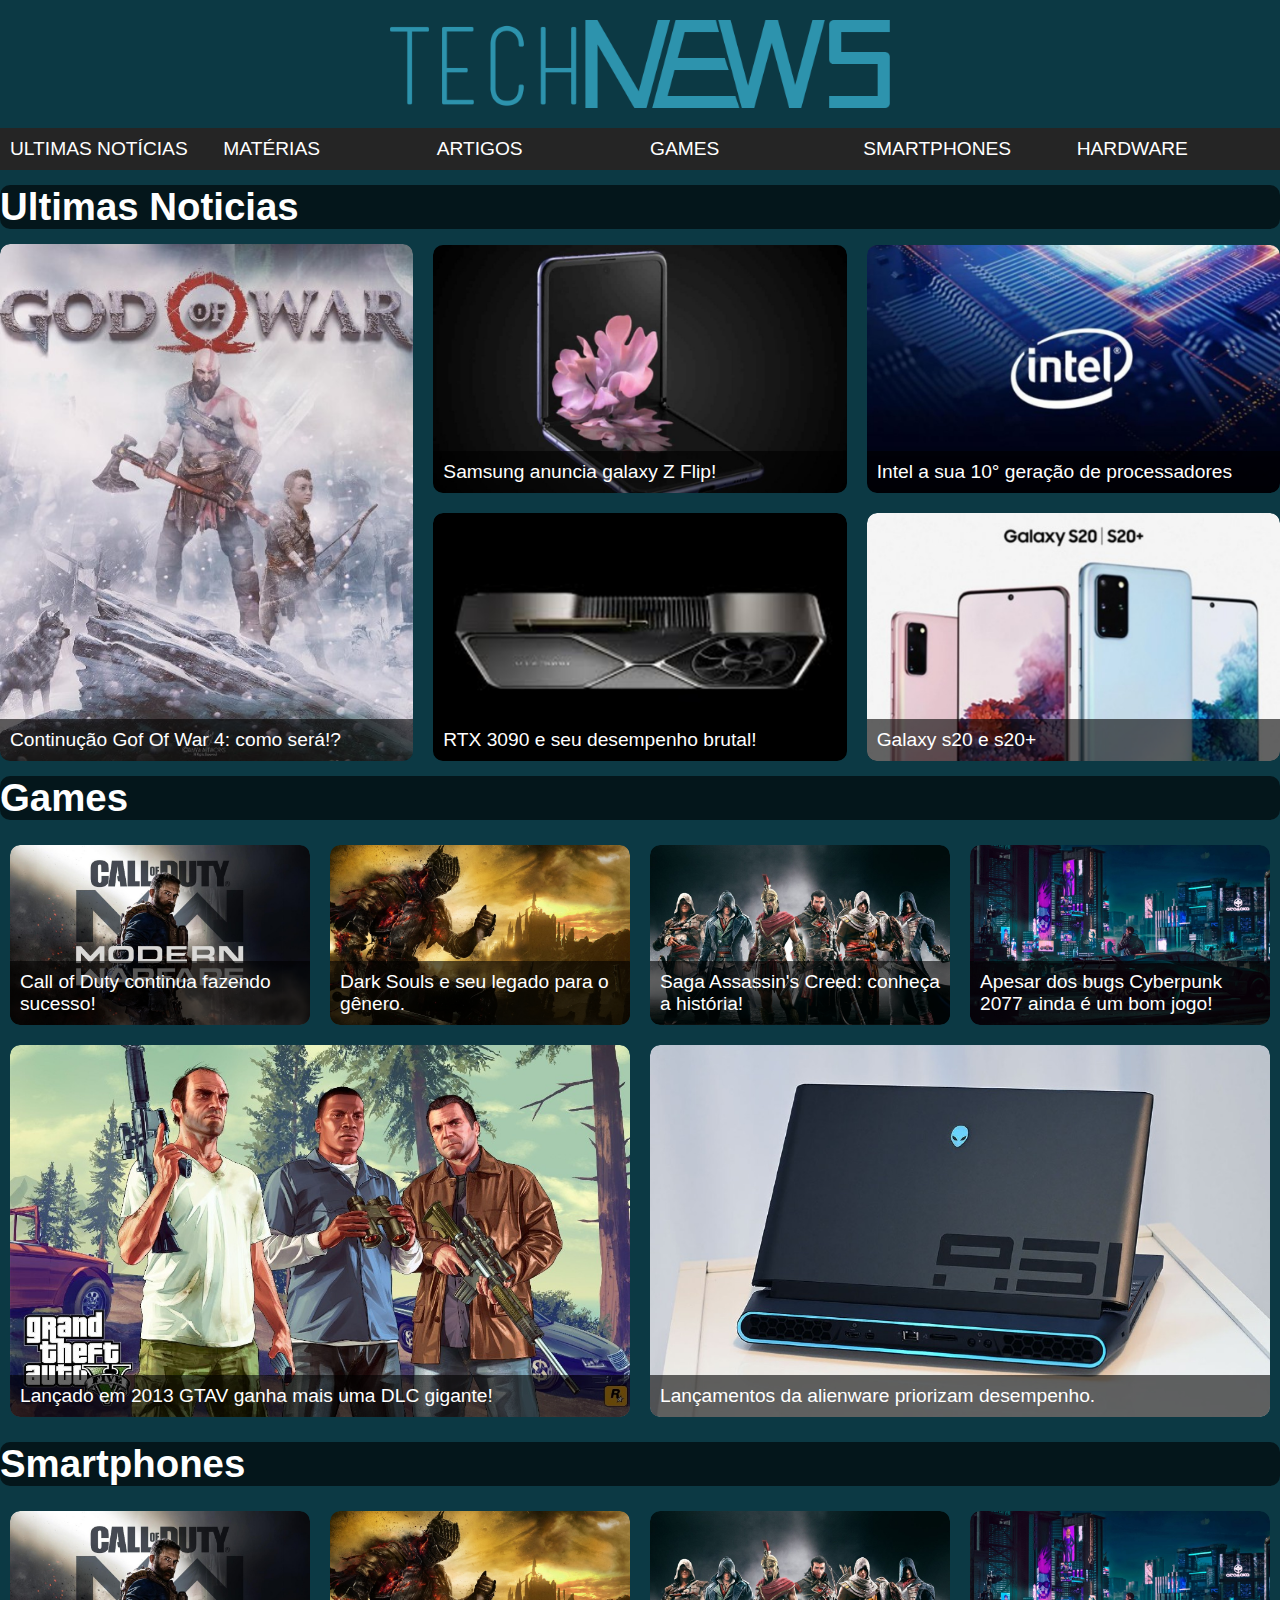
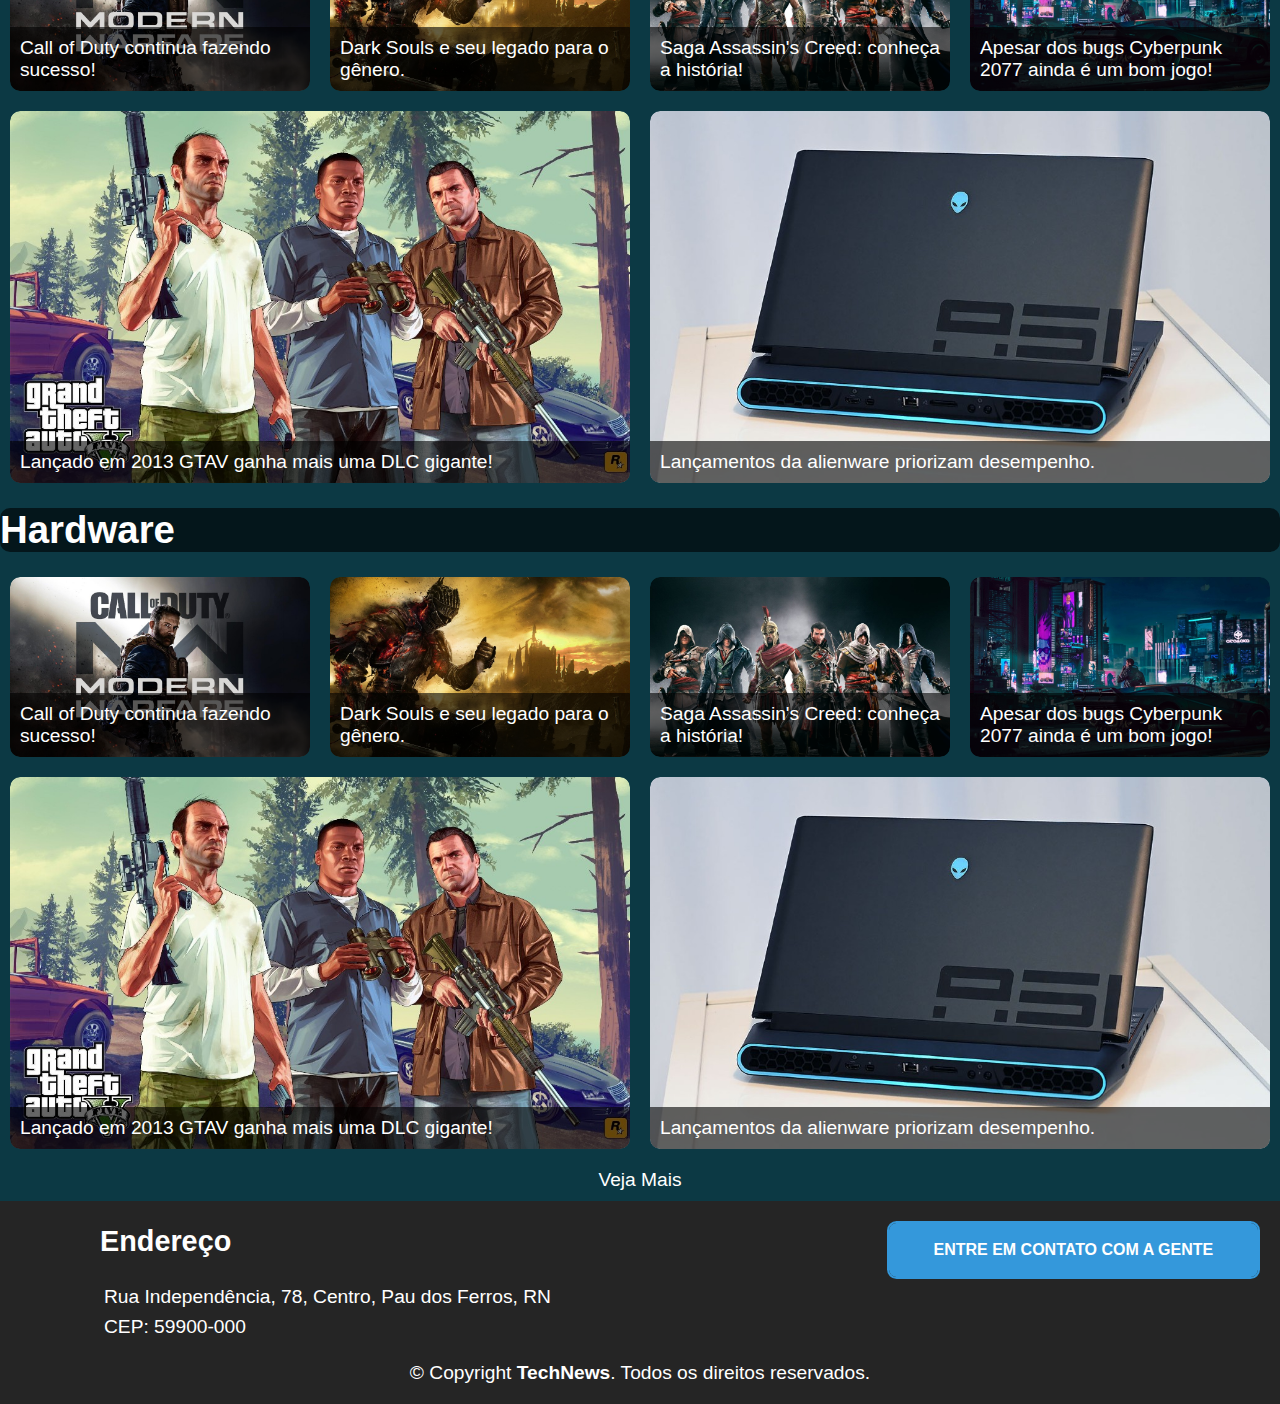
<file: index.html>
<!DOCTYPE html>
<html lang="pt-br">

<head>
  <meta charset="UTF-8">
  <meta name="viewport" content="width=device-width, initial-scale=1.0">
  <link href="https://cdn.jsdelivr.net/npm/bootstrap@5.0.0-beta1/dist/css/bootstrap.min.css" rel="stylesheet" integrity="sha384-giJF6kkoqNQ00vy+HMDP7azOuL0xtbfIcaT9wjKHr8RbDVddVHyTfAAsrekwKmP1" crossorigin="anonymous">
  <link rel="stylesheet" href="css/style.css">
  <title>TechNews</title>
</head>

<body>
  <header class="header">
    <div class="logo">
      <img src="./img/log.png" alt="">
    </div>
  </header>
  <nav>
    <ul class="menu">
      <li><a href="#ultimas-noticias">Ultimas Notícias</a></li>
      <li><a href="#">Matérias</a></li>
      <li><a href="#">Artigos</a></li>
      <li><a href="#Games">Games</a></li>
      <li><a href="#Smartphones">Smartphones</a></li>
      <li><a href="#Hardware">Hardware</a></li>
    </ul>
  </nav>

  <main>
    <h1 class="Titulos">Ultimas Noticias</h1>
    <section class="grid3" id="ultimas-noticias">
      <div class="grid3-item zoom">
        <a class="grid3-item" href="pag1.html">
          <img src="./img/img1.jpg ">
          <p>Continução Gof Of War 4: como será!?</p>
        </a>
      </div>
      <div class="grid3-item zoom">
        <a class="grid3-item" href="pag2.html">
          <img src="./img/img2.jpg">
          <p>Samsung anuncia galaxy Z Flip!</p>
        </a>
      </div>
      <div class="grid3-item zoom">
        <a class="grid3-item" href="pag3.html">
          <img src="./img/img3.jpg">
          <p>Intel a sua 10° geração de processadores</p>
        </a>
      </div>
      <div class="grid3-item zoom">
        <a class="grid3-item" href="pagIncompleta.html">
          <img src="./img/img4.jpg">
          <p>RTX 3090 e seu desempenho brutal!</p>
        </a>
      </div>
      <div class="grid3-item zoom">
        <a class="grid3-item" href="pagIncompleta.html"></a>
        <img src="./img/img5.jpg">
        <p>Galaxy s20 e s20+</p>
      </div>
      </a>
    </section>

    <h1 class="Titulos">Games</h1>
    <section class="flex" id="Games">
      <div class="flax-item zoom">
        <a class="flax-item zoom" href="pagIncompleta.html">
          <img src="./img/img6.jpg">
          <p class="legenda">Call of Duty continua fazendo sucesso!</p>
        </a>
      </div>
      <div class="flax-item zoom">
        <a class="flax-item zoom" href="pagIncompleta.html">
        <img src="./img/img7.jpg">
        <p>Dark Souls e seu legado para o gênero.</p>
      </a>
      </div>
      <div class="flax-item zoom">
        <a class="flax-item zoom" href="pagIncompleta.html">
        <img src="./img/img8.jpg">
        <p>Saga Assassin's Creed: conheça a história!</p>
      </a>
      </div>
      <div class="flax-item zoom">
        <a class="flax-item zoom" href="pagIncompleta.html">
        <img src="./img/img9.jpg">
        <p>Apesar dos bugs Cyberpunk 2077 ainda é um bom jogo!</p>
      </a>
      </div>
      <div class="flax-item zoom">
        <a class="flax-item zoom" href="pagIncompleta.html">
        <img src="./img/gtaV.jpg">
        <p>Lançado em 2013 GTAV ganha mais uma DLC gigante!</p>
      </a>
      </div>
      <div class="flax-item zoom">
        <a class="flax-item zoom" href="pagIncompleta.html">
        <img src="./img/img12.jpg">
        <p>Lançamentos da alienware priorizam desempenho.</p>
      </a>
      </div>
    </section>

    <h1 class="Titulos">Smartphones</h1>
    <section class="flex" id="Smartphones">
      <div class="flax-item zoom">
        <a class="flax-item zoom" href="pagIncompleta.html">
          <img src="./img/img6.jpg">
          <p class="legenda">Call of Duty continua fazendo sucesso!</p>
        </a>
      </div>
      <div class="flax-item zoom">
        <a class="flax-item zoom" href="pagIncompleta.html">
        <img src="./img/img7.jpg">
        <p>Dark Souls e seu legado para o gênero.</p>
      </a>
      </div>
      <div class="flax-item zoom">
        <a class="flax-item zoom" href="pagIncompleta.html">
        <img src="./img/img8.jpg">
        <p>Saga Assassin's Creed: conheça a história!</p>
      </a>
      </div>
      <div class="flax-item zoom">
        <a class="flax-item zoom" href="pagIncompleta.html">
        <img src="./img/img9.jpg">
        <p>Apesar dos bugs Cyberpunk 2077 ainda é um bom jogo!</p>
      </a>
      </div>
      <div class="flax-item zoom">
        <a class="flax-item zoom" href="pagIncompleta.html">
        <img src="./img/gtaV.jpg">
        <p>Lançado em 2013 GTAV ganha mais uma DLC gigante!</p>
      </a>
      </div>
      <div class="flax-item zoom">
        <a class="flax-item zoom" href="pagIncompleta.html">
        <img src="./img/img12.jpg">
        <p>Lançamentos da alienware priorizam desempenho.</p>
      </a>
      </div>
    </section>

    <h1 class="Titulos">Hardware</h1>
    <section class="flex" id="Hardware">
      <div class="flax-item zoom">
        <a class="flax-item zoom" href="pagIncompleta.html">
          <img src="./img/img6.jpg">
          <p class="legenda">Call of Duty continua fazendo sucesso!</p>
        </a>
      </div>
      <div class="flax-item zoom">
        <a class="flax-item zoom" href="pagIncompleta.html">
        <img src="./img/img7.jpg">
        <p>Dark Souls e seu legado para o gênero.</p>
      </a>
      </div>
      <div class="flax-item zoom">
        <a class="flax-item zoom" href="pagIncompleta.html">
        <img src="./img/img8.jpg">
        <p>Saga Assassin's Creed: conheça a história!</p>
      </a>
      </div>
      <div class="flax-item zoom">
        <a class="flax-item zoom" href="pagIncompleta.html">
        <img src="./img/img9.jpg">
        <p>Apesar dos bugs Cyberpunk 2077 ainda é um bom jogo!</p>
      </a>
      </div>
      <div class="flax-item zoom">
        <a class="flax-item zoom" href="pagIncompleta.html">
        <img src="./img/gtaV.jpg">
        <p>Lançado em 2013 GTAV ganha mais uma DLC gigante!</p>
      </a>
      </div>
      <div class="flax-item zoom">
        <a class="flax-item zoom" href="pagIncompleta.html">
        <img src="./img/img12.jpg">
        <p>Lançamentos da alienware priorizam desempenho.</p>
      </a>
      </div>
    </section>

    <section>
      <p class="vejaMais">Veja Mais</p>
    </section>
  </main>



  <section class="informacoes">
    <div class="endereco">
      <h2>Endereço</h2>
      <p>Rua Independência, 78, Centro, Pau dos Ferros, RN</p>
      <p>CEP: 59900-000</p>
    </div>

    <div class="contato">

      <a href="contato.html"><button class="btn third">Entre em contato com a gente</button></a>
    </div>
  </section>
  <footer class="footer">
    <div>
      <p>© Copyright <strong>TechNews</strong>. Todos os direitos reservados.</p>
    </div>
  </footer>
</body>

</html>
</file>
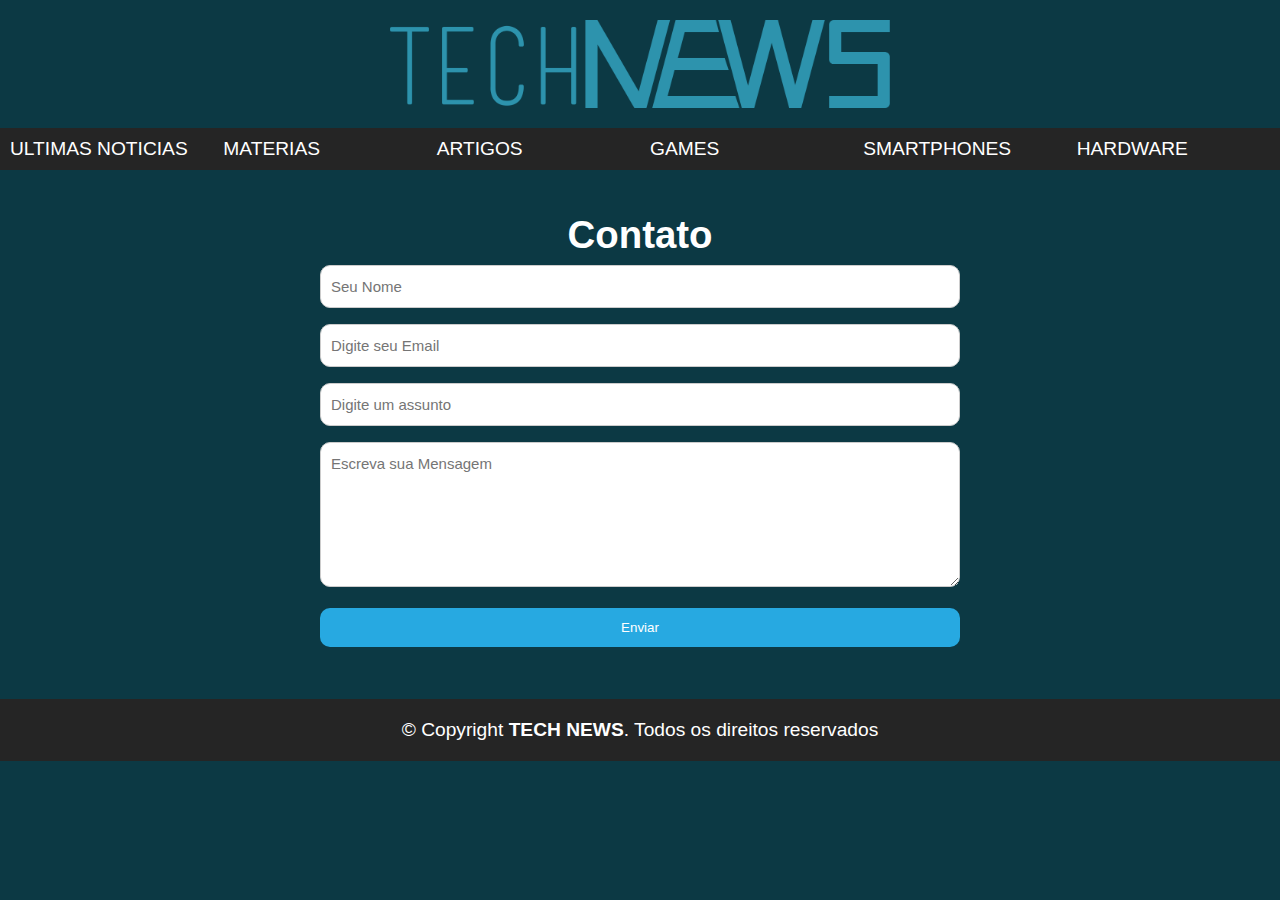
<file: contato.html>
<!DOCTYPE html>
<html lang="pt-br">
<head>
    <meta charset="UTF-8">
    <meta name="viewport" content="width=device-width, initial-scale=1.0">
    <title>Contato</title>
    <link rel="stylesheet" href="css/style.css">

</head>
<body>
    
    <header class="header">
        <div>
            <a href="index.html">
            <img src="img/log.png" alt="">
        </a>
        </div>
    </header>


    <nav>
        <ul class="menu">
            <li><a href="index.html">Ultimas Noticias</a></li>
            <li><a href="#">Materias</a></li>
            <li><a href="#">Artigos</a></li>
            <li><a href="#">Games</a></li>
            <li><a href="#">Smartphones</a></li>
            <li><a href="#">Hardware</a></li>
        </ul>
    </nav>
   
    
    
    <form class="caixa">

        <h1>Contato</h1>

        <div>
            <input type="text"  class="itext" name="firstname" placeholder="Seu Nome" required/>
        </div>
       

        <div>
            <input type="text"  name="_replyto" class="itext" placeholder="Digite seu Email" required/>
        </div>

        <div>
            <input type="text"  name="_replyto" class="itext" placeholder="Digite um assunto" required/>
        </div>

        <div>
            <textarea name="message" class="itext" rows="7"  placeholder="Escreva sua Mensagem" required></textarea>
        </div>
        <input type="submit" class="ienviar" value="Enviar">
    </form>

    <footer>
        <div class="footer">
          <p>© Copyright <strong> TECH NEWS</strong>. Todos os direitos reservados</p>
        </div>
    
      </footer>

</body>
</html>
</file>
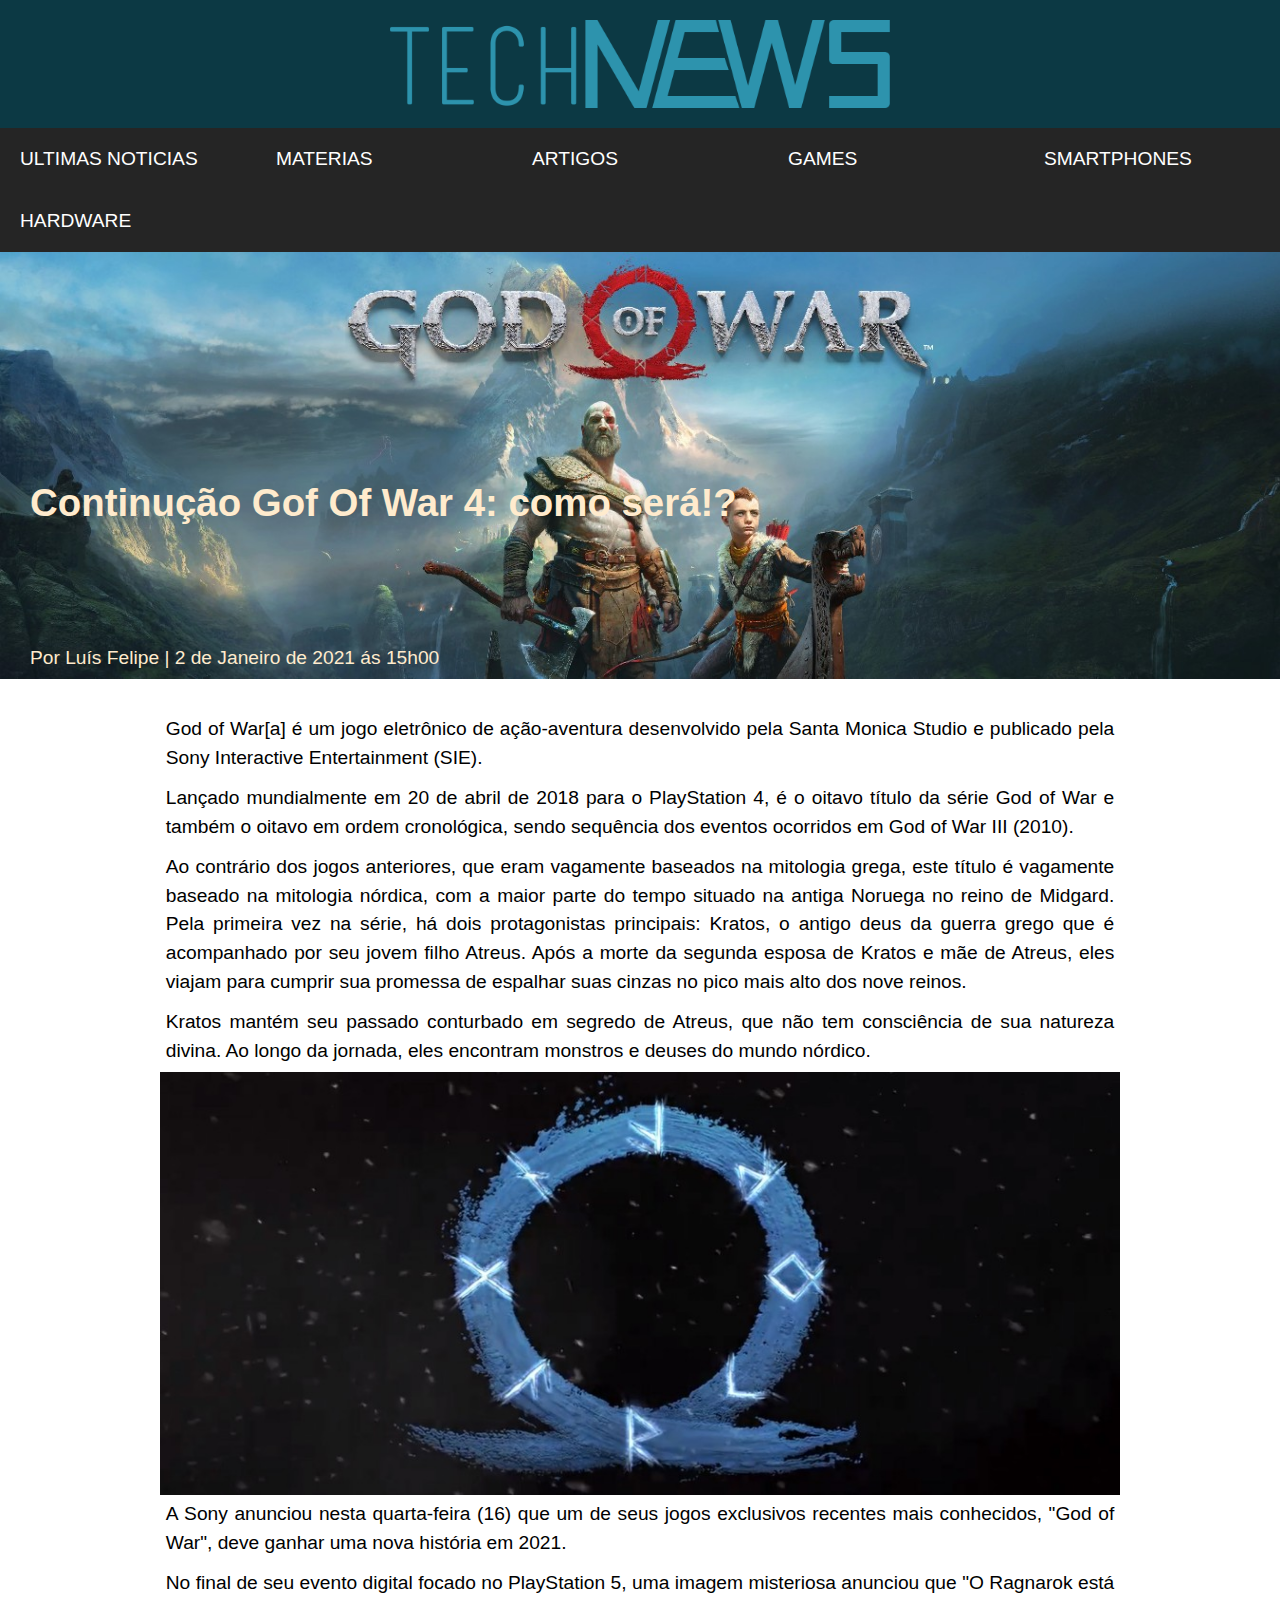
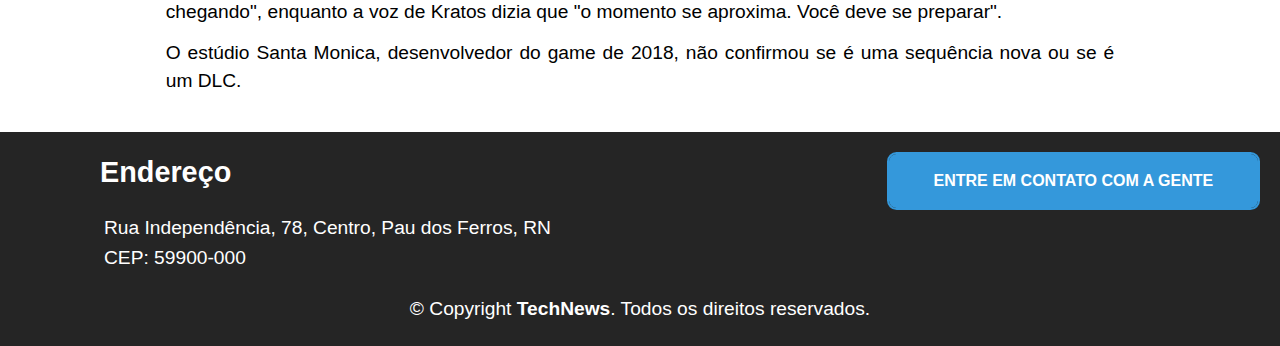
<file: pag1.html>
<!DOCTYPE html>
<html lang="pt-br">

<head>
    <meta charset="UTF-8">
    <meta name="viewport" content="width=device-width, initial-scale=1.0">
    <link rel="stylesheet" href="css/paginas.css">
    <title>Página 1</title>
</head>

<body>
    <header class="header">
        <div class="logo">
            <a href="index.html">
            <img src="./img/log.png">
        </a>
        </div>
    </header>
    <nav>
        <ul class="menu">
            <li><a href="index.html">Ultimas Noticias</a></li>
            <li><a href="#">Materias</a></li>
            <li><a href="#">Artigos</a></li>
            <li><a href="#">Games</a></li>
            <li><a href="#">Smartphones</a></li>
            <li><a href="#">Hardware</a></li>
        </ul>
    </nav>

    <main>
        <section class="imgflexC">
            <div class="imgflex-itemC">
                <img src="img/gofOfWar5.jpg">
                <h1>Continução Gof Of War 4: como será!?</h1>
                <p>Por Luís Felipe | 2 de Janeiro de 2021 ás 15h00</p>
            </div>
        </section>

        <section class="conteudo">
            <div class="conteudo-item">
                <p>God of War[a] é um jogo eletrônico de ação-aventura desenvolvido
                    pela Santa Monica Studio e publicado pela Sony Interactive Entertainment
                    (SIE).</p>
                <p>Lançado mundialmente em 20 de abril de 2018 para o PlayStation 4,
                    é o oitavo título da série God of War e também o oitavo em ordem
                    cronológica, sendo sequência dos eventos ocorridos em God of War III
                    (2010).</p>
                <p> Ao contrário dos jogos anteriores, que eram vagamente baseados
                    na mitologia grega, este título é vagamente baseado na mitologia nórdica,
                    com a maior parte do tempo situado na antiga Noruega no reino de Midgard.
                    Pela primeira vez na série, há dois protagonistas principais: Kratos, o
                    antigo deus da guerra grego que é acompanhado por seu jovem filho Atreus.
                    Após a morte da segunda esposa de Kratos e mãe de Atreus, eles viajam para
                    cumprir sua promessa de espalhar suas cinzas no pico mais alto dos nove
                    reinos.</p>
                <p>Kratos mantém seu passado conturbado em segredo de Atreus, que não
                    tem consciência de sua natureza divina. Ao longo da jornada, eles encontram
                    monstros e deuses do mundo nórdico.</p>

                <div class="imgflex-itemC">
                    <img src="img/god-of-war-ragnarok.jpg">
                </div>

                <p>A Sony anunciou nesta quarta-feira (16) que um de seus jogos exclusivos recentes
                    mais conhecidos, "God of War", deve ganhar uma nova história em 2021.</p>
                <p>No final de seu evento digital focado no PlayStation 5, uma imagem misteriosa
                    anunciou que "O Ragnarok está chegando", enquanto a voz de Kratos dizia que
                    "o momento se aproxima. Você deve se preparar".</p>
                <p>O estúdio Santa Monica, desenvolvedor do game de 2018, não confirmou se é uma
                    sequência nova ou se é um DLC.</p>
            </div>
        </section>
    </main>

    <footer>
        <section class="informacoes">
            <div class="endereco">
                <h2>Endereço</h2>
                <p>Rua Independência, 78, Centro, Pau dos Ferros, RN</p>
                <p>CEP: 59900-000</p>
            </div>

            <div class="contato">

                <a href="contato.html"><button class="btn third">Entre em contato com a gente</button></a>
            </div>
        </section>
        <div class="footer">
            <div>
                <p>© Copyright <strong>TechNews</strong>. Todos os direitos reservados.</p>
            </div>
        </div>
    </footer>
</body>

</html>
</file>
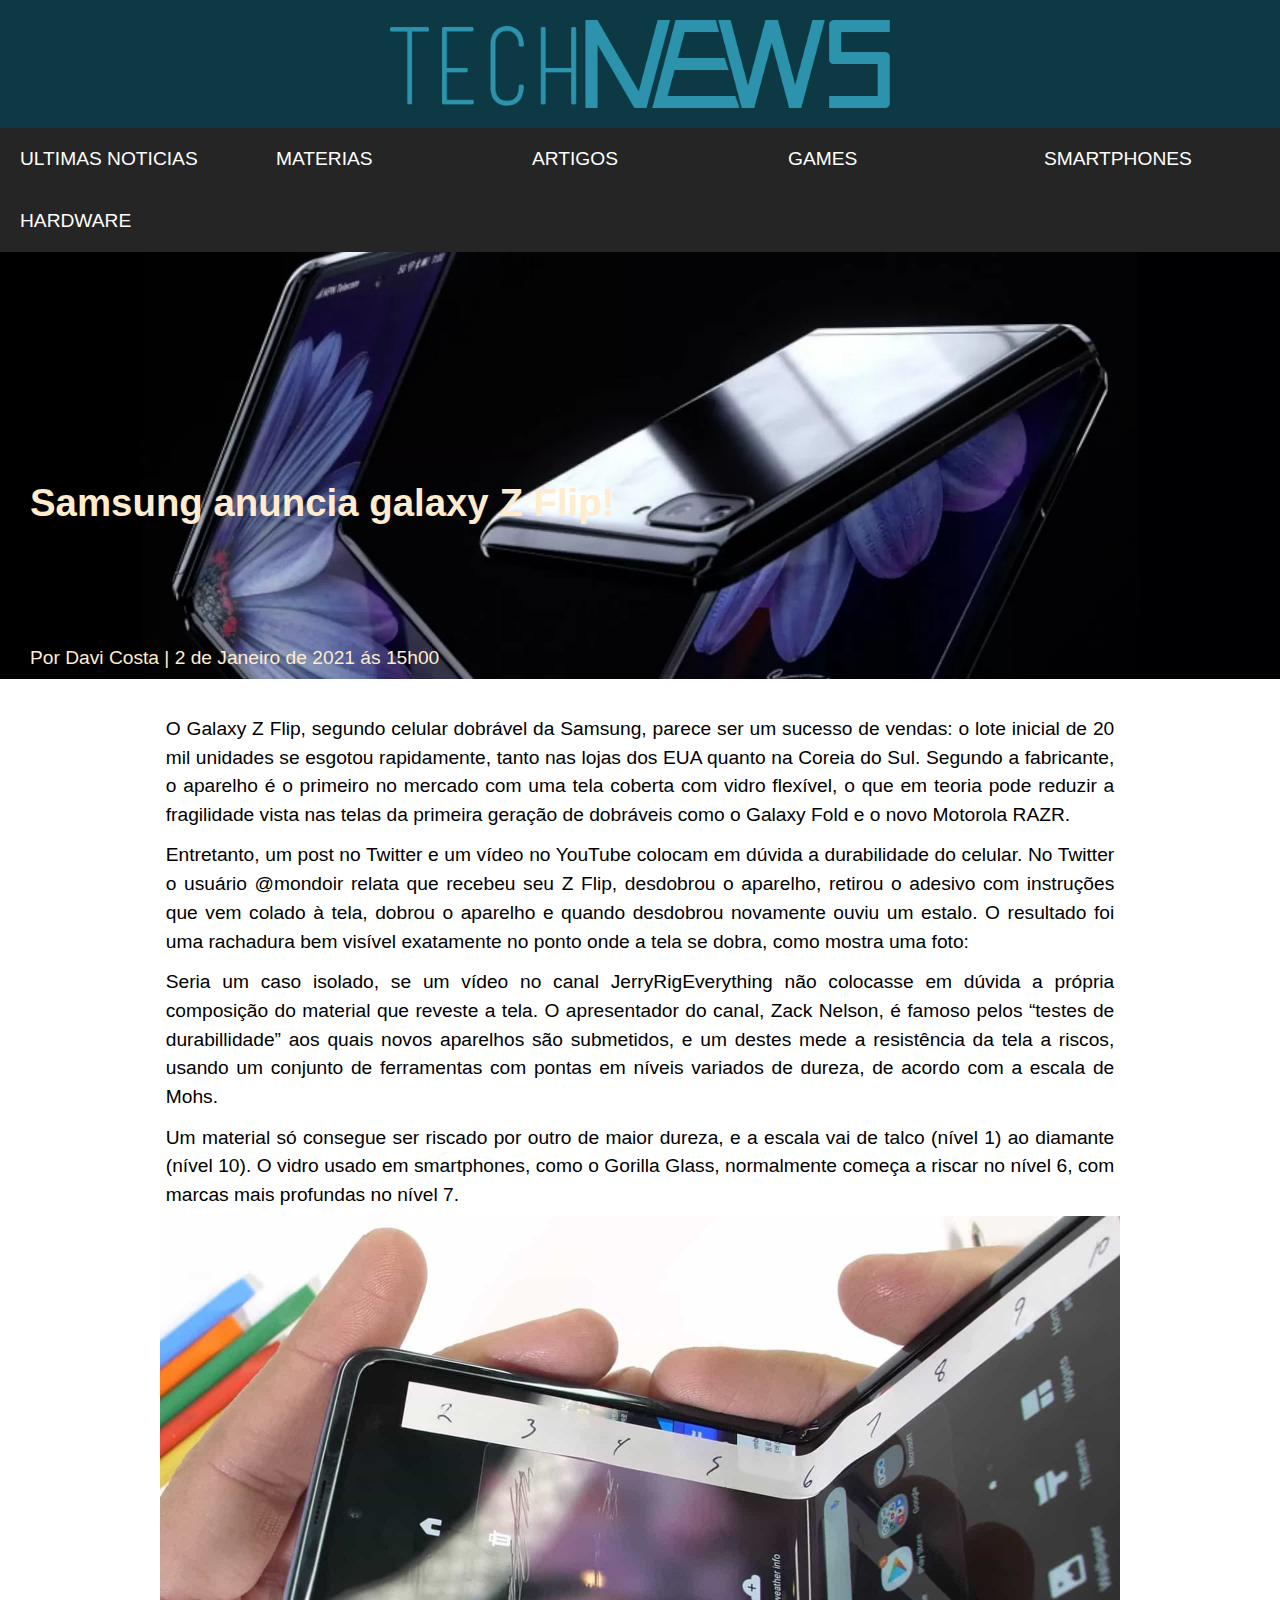
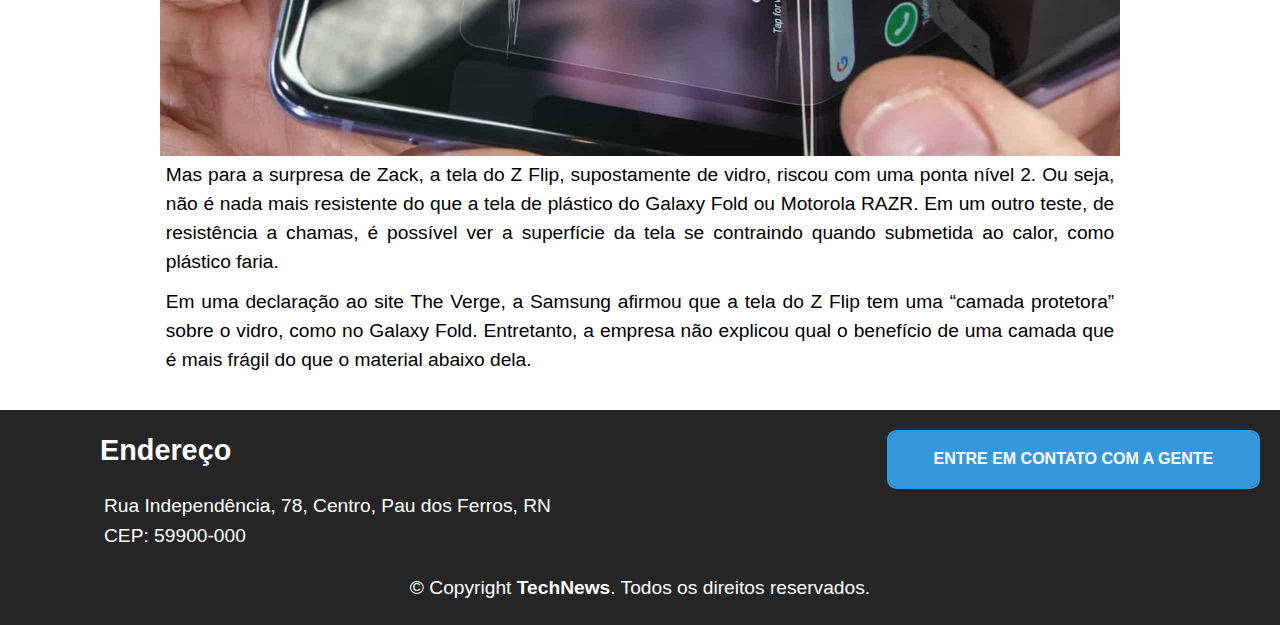
<file: pag2.html>
<!DOCTYPE html>
<html lang="pt-br">

<head>
    <meta charset="UTF-8">
    <meta name="viewport" content="width=device-width, initial-scale=1.0">
    <link rel="stylesheet" href="css/paginas.css">
    <title>Página 2</title>
</head>

<body>
    <header class="header">
        <div class="logo">
            <a href="index.html">
            <img src="./img/log.png">
        </a>
        </div>
    </header>
    <nav>
        <ul class="menu">
            <li><a href="#">Ultimas Noticias</a></li>
            <li><a href="#">Materias</a></li>
            <li><a href="#">Artigos</a></li>
            <li><a href="#">Games</a></li>
            <li><a href="#">Smartphones</a></li>
            <li><a href="#">Hardware</a></li>
        </ul>
    </nav>
    <main>
        <section class="imgflexC">
            <div class="imgflex-itemC">
                <img src="img/zflip.jpg">
                <h1>Samsung anuncia galaxy Z Flip!</h1>
                <p>Por Davi Costa | 2 de Janeiro de 2021 ás 15h00</p>
            </div>
        </section>

        <section class="conteudo">
            <div class="conteudo-item">
                <p> O Galaxy Z Flip, segundo celular dobrável da Samsung, parece ser um sucesso de vendas:
                    o lote inicial de 20 mil unidades se esgotou rapidamente, tanto nas lojas dos EUA quanto
                    na Coreia do Sul. Segundo a fabricante, o aparelho é o primeiro no mercado com uma tela
                    coberta com vidro flexível, o que em teoria pode reduzir a fragilidade vista nas telas da
                    primeira geração de dobráveis como o Galaxy Fold e o novo Motorola RAZR.</p>

                <p>Entretanto, um post no Twitter e um vídeo no YouTube colocam em dúvida a durabilidade do
                    celular. No Twitter o usuário @mondoir relata que recebeu seu Z Flip, desdobrou o aparelho,
                    retirou o adesivo com instruções que vem colado à tela, dobrou o aparelho e quando desdobrou
                    novamente ouviu um estalo. O resultado foi uma rachadura bem visível exatamente no ponto onde
                    a tela se dobra, como mostra uma foto:</p>

                <p>Seria um caso isolado, se um vídeo no canal JerryRigEverything não colocasse em dúvida a própria
                    composição do material que reveste a tela. O apresentador do canal, Zack Nelson, é famoso pelos
                    “testes de durabillidade” aos quais novos aparelhos são submetidos, e um destes mede a resistência
                    da tela a riscos, usando um conjunto de ferramentas com pontas em níveis variados de dureza, de
                    acordo com a escala de Mohs.</p>

                <p>Um material só consegue ser riscado por outro de maior dureza, e a escala vai de talco (nível 1)
                    ao diamante (nível 10). O vidro usado em smartphones, como o Gorilla Glass, normalmente começa
                    a riscar no nível 6, com marcas mais profundas no nível 7.</p>

                <div class="imgflex-itemC">
                    <img src="img/zflip2.jpg">
                </div>

                <p>Mas para a surpresa de Zack, a tela do Z Flip, supostamente de vidro, riscou com uma ponta nível 2.
                    Ou seja, não é nada mais resistente do que a tela de plástico do Galaxy Fold ou Motorola RAZR. Em
                    um outro teste, de resistência a chamas, é possível ver a superfície da tela se contraindo quando
                    submetida ao calor, como plástico faria.</p>

                <p>Em uma declaração ao site The Verge, a Samsung afirmou que a tela do Z Flip tem uma “camada
                    protetora” sobre o vidro, como no Galaxy Fold. Entretanto, a empresa não explicou qual o benefício
                    de uma camada que é mais frágil do que o material abaixo dela.</p>

            </div>
        </section>
    </main>

    <footer>
        <section class="informacoes">
            <div class="endereco">
                <h2>Endereço</h2>
                <p>Rua Independência, 78, Centro, Pau dos Ferros, RN</p>
                <p>CEP: 59900-000</p>
            </div>

            <div class="contato">

                <a href="contato.html"><button class="btn third">Entre em contato com a gente</button></a>
            </div>
        </section>
        <div class="footer">
            <div>
                <p>© Copyright <strong>TechNews</strong>. Todos os direitos reservados.</p>
            </div>
        </div>
    </footer>
</body>

</html>
</file>
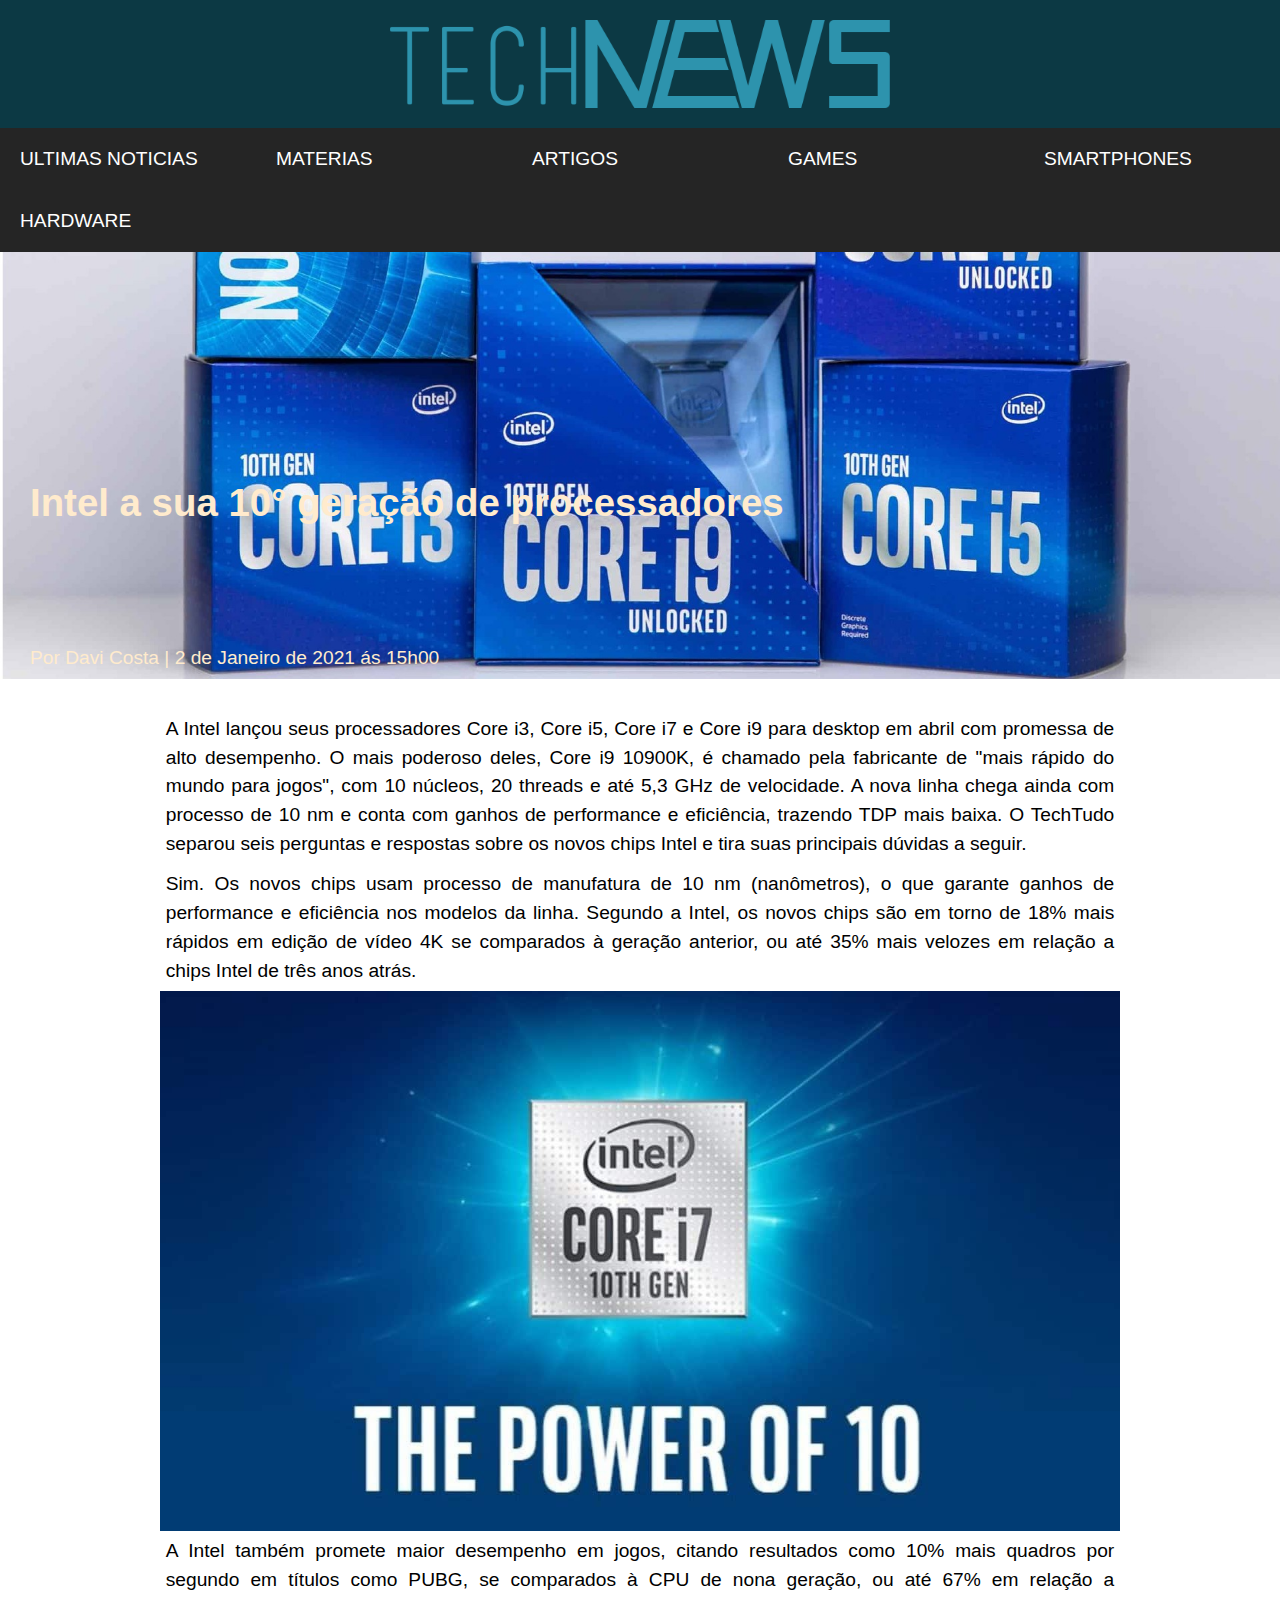
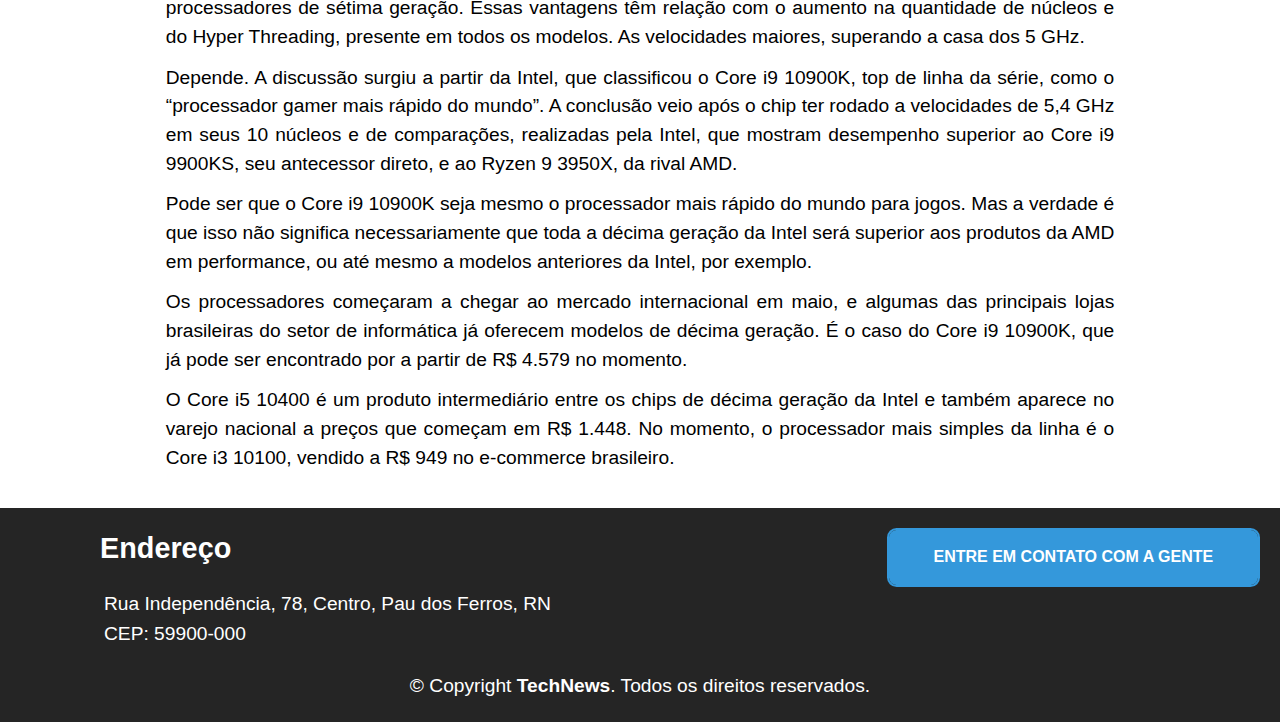
<file: pag3.html>
<!DOCTYPE html>
<html lang="pt-br">
<head>
    <meta charset="UTF-8">
    <meta name="viewport" content="width=device-width, initial-scale=1.0">
    <link rel="stylesheet" href="css/paginas.css">
    <title>Página 3</title>
</head>
<body>
    <header class="header">
        <div class="logo">
            <a href="index.html">
            <img src="./img/log.png">
        </a>
        </div>
    </header>
    <nav>
        <ul class="menu">
            <li><a href="#">Ultimas Noticias</a></li>
            <li><a href="#">Materias</a></li>
            <li><a href="#">Artigos</a></li>
            <li><a href="#">Games</a></li>
            <li><a href="#">Smartphones</a></li>
            <li><a href="#">Hardware</a></li>
        </ul>
    </nav>

    <section class="imgflexC">
        <div class="imgflex-itemC">
            <img src="img/intel1.jpg">
            <h1>Intel a sua 10° geração de processadores</h1>
            <p>Por Davi Costa | 2 de Janeiro de 2021 ás 15h00</p>
        </div>
    </section>

    <section class="conteudo">
        <div class="conteudo-item">

            <p> A Intel lançou seus processadores Core i3, Core i5, Core i7 e Core i9 para desktop em abril com 
                promessa de alto desempenho. O mais poderoso deles, Core i9 10900K, é chamado pela fabricante de 
                "mais rápido do mundo para jogos", com 10 núcleos, 20 threads e até 5,3 GHz de velocidade. A nova 
                linha chega ainda com processo de 10 nm e conta com ganhos de performance e eficiência, trazendo 
                TDP mais baixa. O TechTudo separou seis perguntas e respostas sobre os novos chips Intel e tira 
                suas principais dúvidas a seguir.</p>
   
            <p>Sim. Os novos chips usam processo de manufatura de 10 nm (nanômetros), o que garante ganhos de 
                performance e eficiência nos modelos da linha. Segundo a Intel, os novos chips são em torno de 
                18% mais rápidos em edição de vídeo 4K se comparados à geração anterior, ou até 35% mais velozes 
                em relação a chips Intel de três anos atrás.</p>

                <div class="imgflex-itemC">
                    <img src="img/intel3.jpg">
                </div>

            <p>A Intel também promete maior desempenho em jogos, citando resultados como 10% mais quadros por 
                segundo em títulos como PUBG, se comparados à CPU de nona geração, ou até 67% em relação a 
                processadores de sétima geração. Essas vantagens têm relação com o aumento na quantidade de 
                núcleos e do Hyper Threading, presente em todos os modelos. As velocidades maiores, superando a 
                casa dos 5 GHz.</p>

            <p>Depende. A discussão surgiu a partir da Intel, que classificou o Core i9 10900K, top de linha da 
                série, como o “processador gamer mais rápido do mundo”. A conclusão veio após o chip ter rodado 
                a velocidades de 5,4 GHz em seus 10 núcleos e de comparações, realizadas pela Intel, que mostram 
                desempenho superior ao Core i9 9900KS, seu antecessor direto, e ao Ryzen 9 3950X, da rival AMD.</p>

            <p>Pode ser que o Core i9 10900K seja mesmo o processador mais rápido do mundo para jogos. Mas a 
                verdade é que isso não significa necessariamente que toda a décima geração da Intel será superior 
                aos produtos da AMD em performance, ou até mesmo a modelos anteriores da Intel, por exemplo.</p>

            <p>Os processadores começaram a chegar ao mercado internacional em maio, e algumas das principais lojas 
                brasileiras do setor de informática já oferecem modelos de décima geração. É o caso do Core i9 10900K, 
                que já pode ser encontrado por a partir de R$ 4.579 no momento.</p>

            
            <p>O Core i5 10400 é um produto intermediário entre os chips de décima geração da Intel e também aparece 
                no varejo nacional a preços que começam em R$ 1.448. No momento, o processador mais simples da linha 
                é o Core i3 10100, vendido a R$ 949 no e-commerce brasileiro.</p>
        </div>
    </section>

    <footer>
        <section class="informacoes">
            <div class="endereco">
                <h2>Endereço</h2>
                <p>Rua Independência, 78, Centro, Pau dos Ferros, RN</p>
                <p>CEP: 59900-000</p>
            </div>

            <div class="contato">

                <a href="contato.html"><button class="btn third">Entre em contato com a gente</button></a>
            </div>
        </section>
        <div class="footer">
            <div>
                <p>© Copyright <strong>TechNews</strong>. Todos os direitos reservados.</p>
            </div>
        </div>
    </footer>
</body>
</html>
</file>
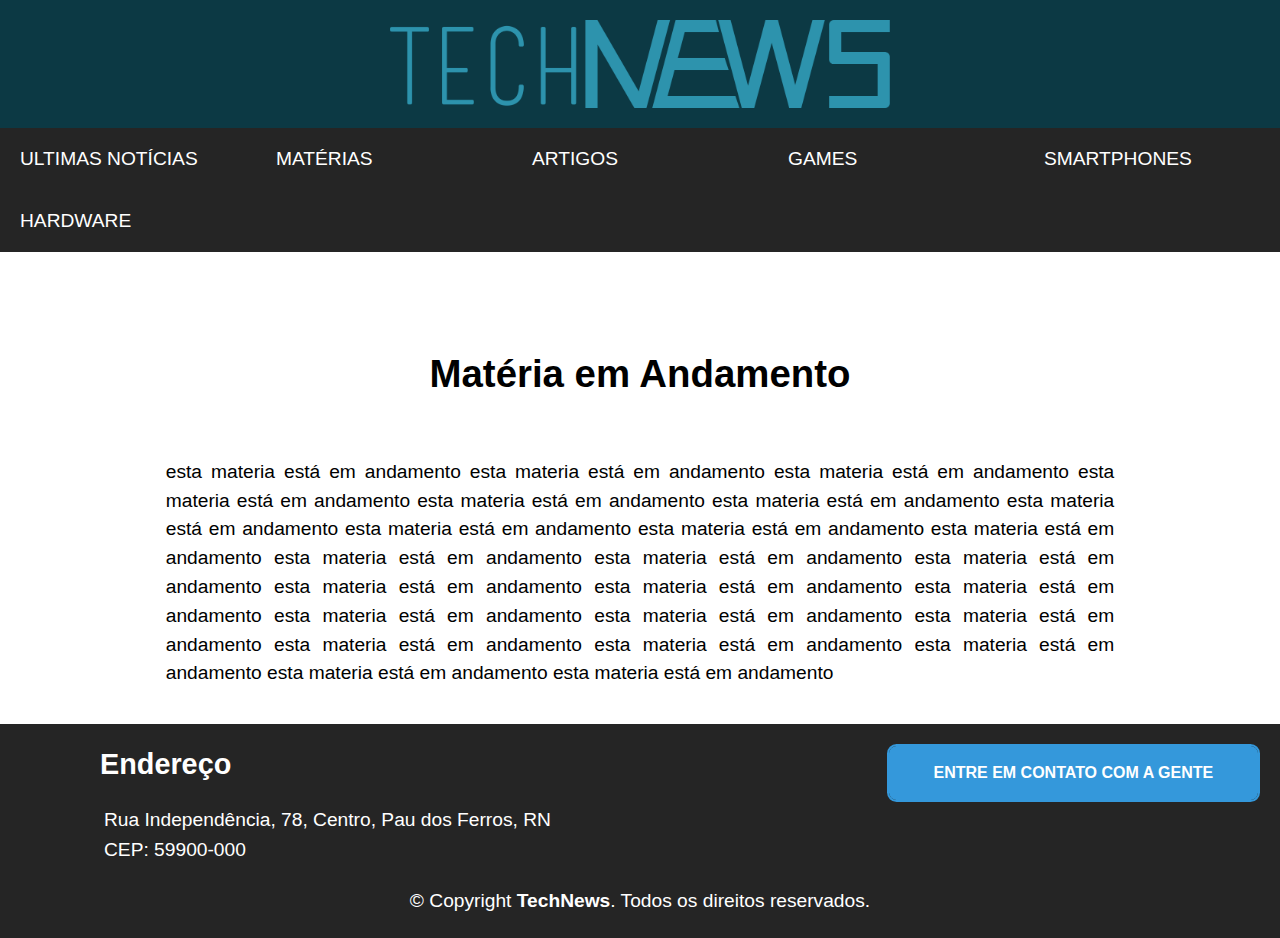
<file: pagIncompleta.html>
<!DOCTYPE html>
<html lang="pt-br">
<head>
    <meta charset="UTF-8">
    <meta name="viewport" content="width=device-width, initial-scale=1.0">
    <title>Document</title>
    <link rel="stylesheet" href="css/paginas.css">
</head>
<body>

    <header class="header">
        <div class="logo">
            <a href="index.html">
          <img src="./img/log.png" alt="">
        </a>
        </div>
      </header>
      <nav>
        <ul class="menu">
          <li><a href="#ultimas-noticias">Ultimas Notícias</a></li>
          <li><a href="#">Matérias</a></li>
          <li><a href="#">Artigos</a></li>
          <li><a href="#">Games</a></li>
          <li><a href="#">Smartphones</a></li>
          <li><a href="#">Hardware</a></li>
        </ul>

    <main>

        <h1>Matéria em Andamento</h1>

        <section class="conteudo">
            <div class="conteudo-item">

        <p>esta materia está em andamento esta materia está em andamento esta materia está em andamento 
            esta materia está em andamento esta materia está em andamento esta materia está em andamento
            esta materia está em andamento esta materia está em andamento esta materia está em andamento
            esta materia está em andamento esta materia está em andamento esta materia está em andamento
            esta materia está em andamento esta materia está em andamento esta materia está em andamento
            esta materia está em andamento esta materia está em andamento esta materia está em andamento
            esta materia está em andamento esta materia está em andamento esta materia está em andamento
            esta materia está em andamento esta materia está em andamento esta materia está em andamento
        </p>
        </div>
    </section>

    </main>

    
    <footer>
        <section class="informacoes">
            <div class="endereco">
                <h2>Endereço</h2>
                <p>Rua Independência, 78, Centro, Pau dos Ferros, RN</p>
                <p>CEP: 59900-000</p>
            </div>

            <div class="contato">

                <a href="contato.html"><button class="btn third">Entre em contato com a gente</button></a>
            </div>
        </section>
        <div class="footer">
            <div>
                <p>© Copyright <strong>TechNews</strong>. Todos os direitos reservados.</p>
            </div>
        </div>
    </footer>
</body>
</html>
</file>
<file: css/style.css>
body,
ul,
li,
p{
  margin: 0px;
  padding: 0px;
  list-style: none;
  font-size: 1.2rem;
  font-family: Arial;
}

body{
    background-color: rgb(12, 57, 68);
    color: white;
}
/*logo*/
header{
    background-color: rgb(12, 57, 68);
    display: flex;
    justify-content: center;
    padding: 20px;
    align-items: center;
    flex-wrap: wrap;
}

header img {
    height: auto;
    width: 500px;
}

/*cabeçalho*/
.menu{
    display: flex;
    flex-wrap: wrap;
    justify-content: left;
    background-color: #252525;
    max-width: 1330px;
    margin: 0 auto;
}

.menu li{
    margin: 5px;
    flex: 1 1 200px;
    
}

.menu li a{
    display: block;
    padding: 5px;
    text-transform: uppercase;
    color:white;
}

.menu li a:hover { 
    border-bottom:3px solid #3498db;
}

nav{
    margin-bottom: 15px;
    background-color: #252525; 
}

body{
    margin: 0px;
}

a{
    text-decoration: none;
    color: white;
}

h1{
    text-align: center;
    margin-top: 100px;
}

img{
    max-width: 100%;
    display: block;
}

/*Titulos*/

.Titulos{
    display: flex;
    justify-content: left;
    max-width: 1310px;
    margin: 0 auto;
    margin-bottom: 15px;
    margin-top: 15px;
    background-color: rgba(0, 0, 0, 0.6);
    border-radius: 10px;
}

/*.flex {
    display: flex;
    flex-wrap: wrap;
    max-width: 800px;
    margin: 0 auto;
  }
  
  .flex > div {
    flex: 1 1 200px;
    margin: 10px;
  }*/


/*grid3*/

.grid3{
    display: grid;
    grid-template-columns: repeat(3, 1fr);
    grid-gap: 20px;
    margin: 0px auto;
    max-width: 1310px;
}

.grid3-item:nth-child(1){
    grid-row: 1 / 3;
}

.grid3-item{
    display: grid;
}

.grid3-item img{
    grid-column: 1;
    grid-row: 1/3;
    align-self: end;
    border-radius: 10px;
}

.grid3-item p{ 
    background: rgba(0,0,0,0.6) ;
    padding: 10px;
    color: white;
    grid-column: 1;
    grid-row: 2;
    align-self: end;
    position: relative;
    text-align: left;
    border-radius: 0px,10px;
    
}

/*zomm*/
.zoom {
    overflow: hidden;
    border-radius: 10px;
}

.zoom img {
    max-width: 100%;
    -moz-transition: all 0.3s;
    -webkit-transition: all 0.3s;
    transition: all 0.3s;
}

.zoom:hover img {
    -moz-transform: scale(1.1);
    -webkit-transform: scale(1.1);
    transform: scale(1.1);
}

/*grid1*/

.flex{
    display: flex;
    flex-wrap: wrap;
    max-width: 1330px;
    margin: 0 auto;
    margin-top: 10px;
}

.flex > div{
    flex: 1 1 300px;
    margin: 10px ;
}

.flax-item{
    display: grid;
}

.flax-item img{
    grid-column: 1;
    grid-row: 1/3;
    align-self: end;
}

.flax-item p{
    background: rgba(0,0,0,0.6) ;
    padding: 10px;
    color:white;
    grid-column: 1;
    grid-row: 2;
    align-self: end;
    position: relative;
    text-align: left;
    border-radius: 0px,10px;
}

/*veja Mais*/
.vejaMais{
    display: flex;
    justify-content: center;
    margin: 10px 10px;
}
/*footer*/

.footer{
    background-color: #252525;
        margin-top: 10px;
        padding: 20px ;
        display: flex;
        justify-content: center; 
        margin: 0 ;
        color:white;

}

.informacoes{
    display: flex;
    flex-wrap: wrap;
    margin: 0 auto;
    justify-content: space-between;
    background-color:#252525;
    color: white;

}

.endereco p {
    padding: 4px;
    margin-left: 100px;
}
.contato p {
     padding: 4px;
     margin-right: 100px;
     margin-left: 100px;
}

.endereco h2{
     margin-left: 100px;
}

.contato h2{
    margin-right: 100px;
    margin-left: 100px;
}
    
/*Contato*/

.caixa {
    text-align: center;
    margin-bottom: 2.25em;
    margin-top: 2.25em;
 }

.caixa h1{
    margin: 0 auto;
}
 
 
.itext {
     width: 50%;
     padding: 12px 10px;
     margin: 8px 0;
     display: inline-block;
     border: 1px solid #ccc;
     border-radius: 10px;
     box-sizing: border-box;
     font-size: 15px;
     font-family: Arial, Helvetica, sans-serif;
 }
 
.ienviar {
     width: 50%;
     padding: 12px 10px;
     margin: 8px 0;
     background-color: #27A9E1;
     color: white;
     border: none;
     border-radius: 10px;
     cursor: pointer;
 }

/*Botão*/

.btn {
    box-sizing: border-box;
    -webkit-appearance: none;
       -moz-appearance: none;
            appearance: none;
    background-color: transparent;
    border: 2px solid #e74c3c;
    border-radius: 0.6em;
    color: #e74c3c;
    cursor: pointer;
    display: -webkit-box;
    display: -webkit-flex;
    display: -ms-flexbox;
    display: flex;
    -webkit-align-self: center;
        -ms-flex-item-align: center;
            align-self: center;
    font-size: 1rem;
    font-weight: 400;
    line-height: 1;
    margin: 20px;
    padding: 1.2em 2.8em;
    text-decoration: none;
    text-align: center;
    text-transform: uppercase;
    font-family: 'Montserrat', sans-serif;
    font-weight: 700;
  }
  .btn:hover, .btn:focus {
    color: #fff;
    outline: 0;
  }


.third {
    border-color: #3498db;
    color: #fff;
    box-shadow: 0 0 40px 40px #3498db inset, 0 0 0 0 #3498db;
    -webkit-transition: all 150ms ease-in-out;
    transition: all 150ms ease-in-out;
  }
  .third:hover {
    box-shadow: 0 0 10px 0 #3498db inset, 0 0 10px 4px #3498db;
  }


@media(max-width: 638px){
   .grid3{
       display: flex;
       flex-wrap: wrap;

   }
}
</file>
<file: css/paginas.css>
body,
ul,
li,
p{
  margin: 0px;
  padding: 0px;
  list-style: none;
  font-size: 1.2rem;
  font-family: Arial, Helvetica, sans-serif;
}

p{
    padding: 0.3em;
}

/*Logo*/
header{
    background-color: rgb(12, 57, 68);
    display: flex;
    justify-content: center;
    padding: 20px;
    align-items: center;
    flex-wrap: wrap;
}

header img {
    height: auto;
    width: 500px;
}

img{
    max-width: 100%;
    display: block;
    
}

/*cabeçalho*/
.menu{
    display: flex;
    flex-wrap: wrap;
    justify-content: left;
    background-color: #252525;
    max-width: 1330px;
    margin: 0 auto;
}

.menu li{
    margin: 10px;
    flex: 1 1 200px;
}

.menu li a{
    display: block;
    padding: 10px;
    text-transform: uppercase;
    color:white;
}

.menu li a:hover { 
    border-bottom:3px solid #3498db;
}

nav{
    margin-bottom: 0px;
}

body{
    margin: 0px;

}

a{
    text-decoration: none;
    color: white;
}

h1{
    margin-top: 100px;
    text-align: center;
}


/*imagem começo*/
.imgflex-itemC img{
    width: 100%;
    display: block;

}

.imgflex-itemC{
    display: grid;
}

.imgflex-itemC img{
    grid-column: 1;
    grid-row: 1;
    align-self: end; 
}

.imgflex-itemC h1 {
    text-align: justify !important; 
    padding: 50px 30px 50px 30px;
    color:blanchedalmond;
    grid-column: 1;
    grid-row: 1;
    align-self: center;
}

.imgflex-itemC p{
    padding: 50px 30px 10px 30px;
    color:blanchedalmond;
    grid-column: 1;
    grid-row: 1;
    align-self: end;

}


/*Conteudo*/

.conteudo{
    max-width: 960px;
    margin: 0 auto;
    padding: 30px 15px 30px 15px;
    text-align: justify;
}

.conteudo-item p{
    line-height: 1.50em;
}
/*footer*/



.footer{
    background-color: #252525;
        margin-top: 10px;
        padding: 20px ;
        display: flex;
        justify-content: center; 
        margin: 0 auto;
        color:white;

}

.informacoes{
    display: flex;
    flex-wrap: wrap;
    margin: 0 auto;
    justify-content: space-between;
    background-color:#252525;
    color: white;
    
}

.endereco p {
    padding: 4px;
    margin-left: 100px;
}
.contato p {
     padding: 4px;
     margin-right: 100px;
     margin-left: 100px;
}

.endereco h2{
     margin-left: 100px;
}

.contato h2{
    margin-right: 100px;
    margin-left: 100px;
}

/*botão*/

.btn {
    box-sizing: border-box;
    -webkit-appearance: none;
       -moz-appearance: none;
            appearance: none;
    background-color: transparent;
    border: 2px solid #e74c3c;
    border-radius: 0.6em;
    color: #e74c3c;
    cursor: pointer;
    display: -webkit-box;
    display: -webkit-flex;
    display: -ms-flexbox;
    display: flex;
    -webkit-align-self: center;
        -ms-flex-item-align: center;
            align-self: center;
    font-size: 1rem;
    font-weight: 400;
    line-height: 1;
    margin: 20px;
    padding: 1.2em 2.8em;
    text-decoration: none;
    text-align: center;
    text-transform: uppercase;
    font-family: 'Montserrat', sans-serif;
    font-weight: 700;
  }
  .btn:hover, .btn:focus {
    color: #fff;
    outline: 0;
  }


.third {
    border-color: #3498db;
    color: #fff;
    box-shadow: 0 0 40px 40px #3498db inset, 0 0 0 0 #3498db;
    -webkit-transition: all 150ms ease-in-out;
    transition: all 150ms ease-in-out;
  }
  .third:hover {
    box-shadow: 0 0 10px 0 #3498db inset, 0 0 10px 4px #3498db;
  }

  @media(max-width: 600px){
    .imgflex-itemC img{
        height: 400px;
        width: 100%;
        object-fit: cover;
    }
 }
</file>
